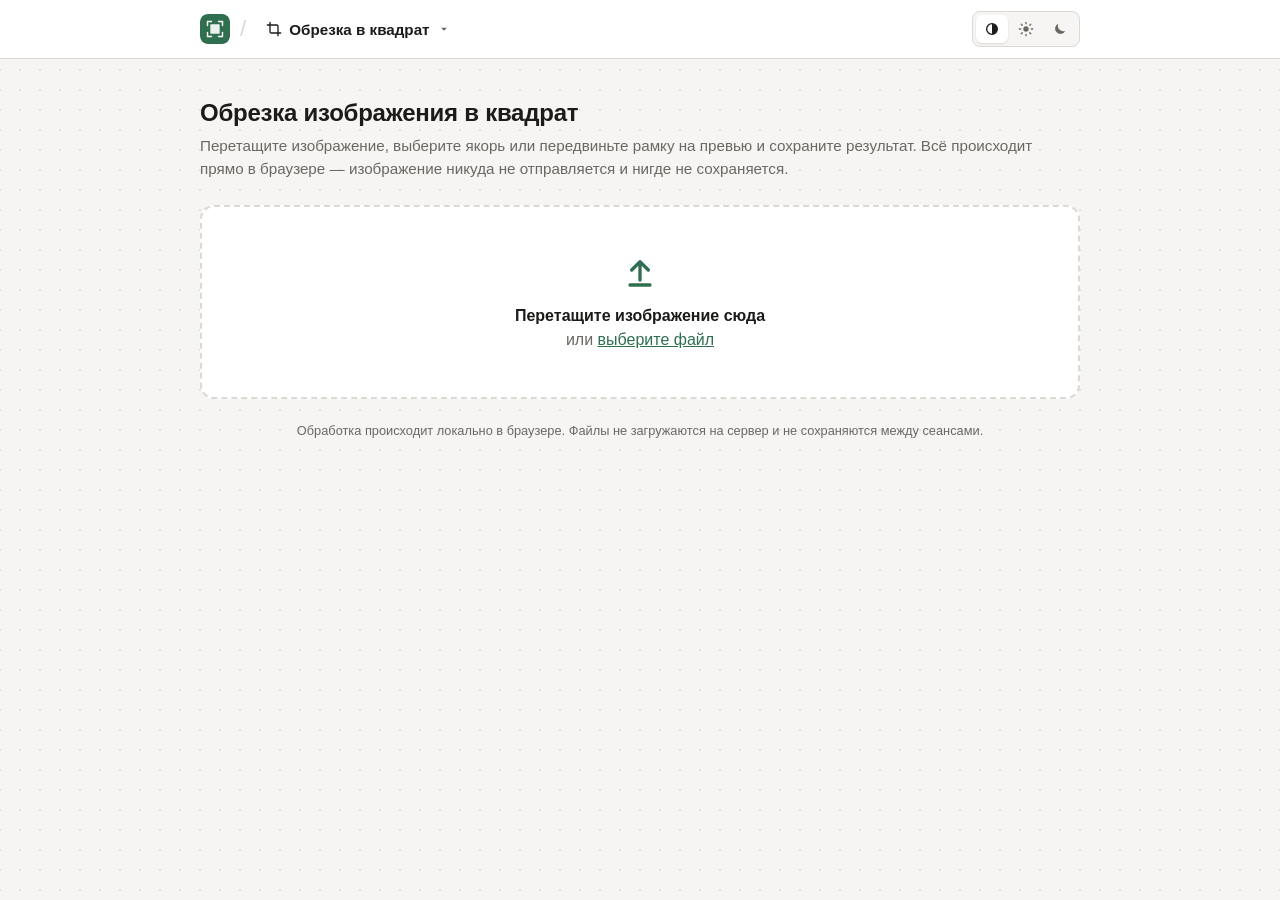
<file: index.html>
<!DOCTYPE html>
<html lang="ru">
<head>
<meta charset="UTF-8">
<meta name="viewport" content="width=device-width, initial-scale=1.0">
<title>Обрезка в квадрат</title>
<meta name="theme-color" content="#f6f5f3" media="(prefers-color-scheme: light)">
<meta name="theme-color" content="#161513" media="(prefers-color-scheme: dark)">
<link rel="manifest" href="manifest.webmanifest">
<link rel="icon" href="icons/icon.svg" type="image/svg+xml">
<link rel="apple-touch-icon" href="icons/apple-touch-icon.png">
<script>
  // Применяем сохранённую тему до загрузки стилей, чтобы страница не мигала.
  try {
    var savedTheme = localStorage.getItem("crop-image:theme");
    if (savedTheme === "light" || savedTheme === "dark") {
      document.documentElement.dataset.theme = savedTheme;
    }
  } catch (e) {}
</script>
<link rel="stylesheet" href="style.css">
</head>
<body>
<header class="site-header">
  <div class="site-header__inner">
    <a class="site-header__logo" href="./" aria-label="На главную">
      <img src="icons/icon.svg" width="30" height="30" alt="">
    </a>
    <span class="site-header__slash" aria-hidden="true">/</span>

    <details class="service-menu">
      <summary class="service-menu__current">
        <svg class="service-menu__icon" viewBox="0 0 24 24" width="16" height="16" aria-hidden="true">
          <path d="M6 2v14a2 2 0 0 0 2 2h14M2 6h14a2 2 0 0 1 2 2v14" fill="none" stroke="currentColor" stroke-width="2" stroke-linecap="round"/>
        </svg>
        <span class="service-menu__label">Обрезка в квадрат</span>
        <svg class="service-menu__caret" viewBox="0 0 24 24" width="14" height="14" aria-hidden="true">
          <path d="M7 10l5 5 5-5z" fill="currentColor"/>
        </svg>
      </summary>
      <nav class="service-menu__list" aria-label="Сервисы">
        <a href="./" aria-current="page">
          <svg class="service-menu__icon" viewBox="0 0 24 24" width="16" height="16" aria-hidden="true">
            <path d="M6 2v14a2 2 0 0 0 2 2h14M2 6h14a2 2 0 0 1 2 2v14" fill="none" stroke="currentColor" stroke-width="2" stroke-linecap="round"/>
          </svg>
          Обрезка в квадрат
          <span class="service-menu__check" aria-hidden="true">✓</span>
        </a>
        <p class="service-menu__soon">Скоро здесь появятся другие сервисы</p>
      </nav>
    </details>

    <div class="theme-switch" role="group" aria-label="Тема оформления">
      <button type="button" data-theme-value="auto" title="Авто" aria-label="Авто" aria-pressed="true">
        <svg viewBox="0 0 24 24" width="16" height="16" aria-hidden="true">
          <circle cx="12" cy="12" r="8" fill="none" stroke="currentColor" stroke-width="2"/>
          <path d="M12 4a8 8 0 0 1 0 16z" fill="currentColor"/>
        </svg>
      </button>
      <button type="button" data-theme-value="light" title="Светлая" aria-label="Светлая" aria-pressed="false">
        <svg viewBox="0 0 24 24" width="16" height="16" aria-hidden="true">
          <circle cx="12" cy="12" r="4" fill="currentColor"/>
          <path d="M12 2v2M12 20v2M4.9 4.9l1.4 1.4M17.7 17.7l1.4 1.4M2 12h2M20 12h2M4.9 19.1l1.4-1.4M17.7 6.3l1.4-1.4" stroke="currentColor" stroke-width="2" stroke-linecap="round"/>
        </svg>
      </button>
      <button type="button" data-theme-value="dark" title="Тёмная" aria-label="Тёмная" aria-pressed="false">
        <svg viewBox="0 0 24 24" width="16" height="16" aria-hidden="true">
          <path d="M20 14.5A8 8 0 0 1 9.5 4a8 8 0 1 0 10.5 10.5z" fill="currentColor"/>
        </svg>
      </button>
    </div>
  </div>
</header>

<main class="app">
  <header class="app__header">
    <h1>Обрезка изображения в квадрат</h1>
    <p class="app__subtitle">
      Перетащите изображение, выберите якорь или передвиньте рамку на превью и сохраните результат.
      Всё происходит прямо в браузере — изображение никуда не отправляется и нигде не сохраняется.
    </p>
  </header>

  <section id="dropzone" class="dropzone" tabindex="0" aria-label="Область для перетаскивания изображения">
    <input type="file" id="file-input" accept="image/*" hidden>
    <div class="dropzone__content">
      <svg class="dropzone__icon" viewBox="0 0 24 24" width="40" height="40" aria-hidden="true">
        <path fill="currentColor" d="M12 16a1 1 0 0 1-1-1V6.41L7.71 9.71a1 1 0 1 1-1.42-1.42l5-5a1 1 0 0 1 1.42 0l5 5a1 1 0 1 1-1.42 1.42L13 6.41V15a1 1 0 0 1-1 1z"/>
        <path fill="currentColor" d="M5 18a1 1 0 0 1 1-1h12a1 1 0 1 1 0 2H6a1 1 0 0 1-1-1z"/>
      </svg>
      <p><strong>Перетащите изображение сюда</strong></p>
      <p class="dropzone__hint">или <button type="button" id="browse-btn" class="link-btn">выберите файл</button></p>
    </div>
  </section>

  <section id="editor" class="editor" hidden>
    <div class="editor__preview-wrap">
      <div id="preview-frame" class="preview-frame">
        <img id="preview-img" alt="Предпросмотр изображения" draggable="false">
        <div id="crop-overlay" class="crop-overlay" aria-hidden="true"></div>
      </div>

      <aside class="info-panel" aria-label="Информация об изображении">
        <section class="info-panel__section">
          <h2 class="info-panel__title">Исходное</h2>
          <dl class="info-list">
            <dt>Файл</dt><dd data-info="src-name"></dd>
            <dt>Формат</dt><dd data-info="src-format"></dd>
            <dt>Размер</dt><dd data-info="src-dimensions"></dd>
            <dt>Пропорции</dt><dd data-info="src-aspect"></dd>
            <dt>Вес</dt><dd data-info="src-bytes"></dd>
            <dt>Изменён</dt><dd data-info="src-modified"></dd>
          </dl>
        </section>
        <section class="info-panel__section">
          <h2 class="info-panel__title">Результат</h2>
          <dl class="info-list">
            <dt>Файл</dt><dd data-info="out-name"></dd>
            <dt>Формат</dt><dd data-info="out-format"></dd>
            <dt>Размер</dt><dd data-info="out-dimensions"></dd>
            <dt>Положение</dt><dd data-info="out-position"></dd>
            <dt>Отрезано</dt><dd data-info="out-trim"></dd>
            <dt>Площадь</dt><dd data-info="out-area"></dd>
            <dt>Вес</dt><dd data-info="out-bytes"></dd>
          </dl>
        </section>
      </aside>
    </div>

    <div class="editor__controls">
      <label class="field">
        <span class="field__label">Якорь обрезки</span>
        <select id="anchor-select" class="select">
          <option value="top">Сверху</option>
          <option value="center" selected>По центру</option>
          <option value="bottom">Снизу</option>
          <option value="left">Слева</option>
          <option value="right">Справа</option>
          <option value="custom" hidden disabled>Вручную</option>
        </select>
      </label>

      <p id="format-note" class="format-note" hidden></p>

      <div class="editor__actions">
        <button type="button" id="reset-btn" class="btn btn--ghost">Другое изображение</button>
        <button type="button" id="confirm-btn" class="btn btn--primary">Подтвердить и скачать</button>
      </div>
    </div>
  </section>

  <footer class="app__footer">
    <p>Обработка происходит локально в браузере. Файлы не загружаются на сервер и не сохраняются между сеансами.</p>
  </footer>
</main>

<script src="app.js"></script>
</body>
</html>
</file>
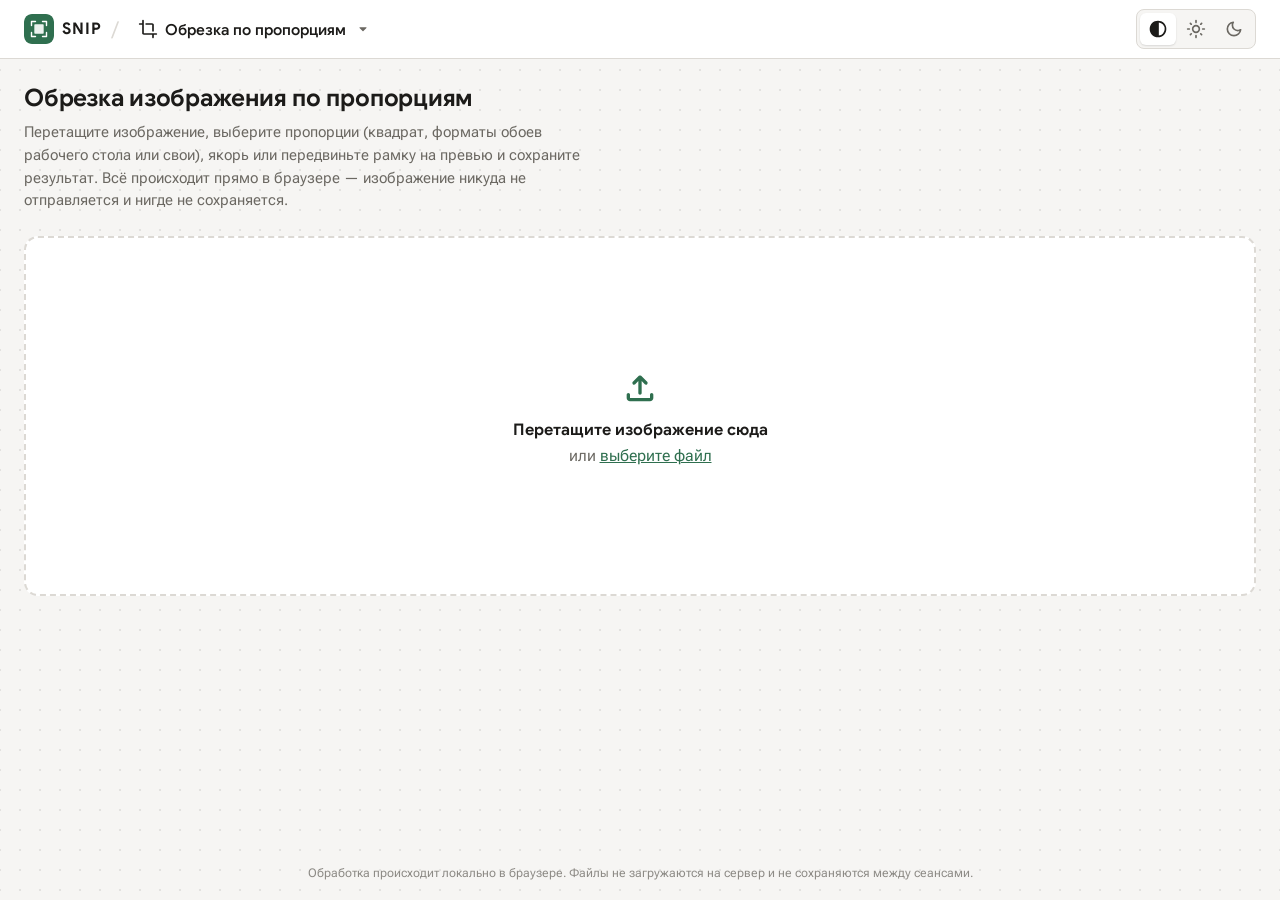
<file: src/index.html>
<!DOCTYPE html>
<html lang="ru">
<head>
<meta charset="UTF-8">
<meta name="viewport" content="width=device-width, initial-scale=1.0">
<title>Обрезка по пропорциям — SNIP</title>
<meta name="apple-mobile-web-app-title" content="SNIP">
<meta name="theme-color" content="#f6f5f3" media="(prefers-color-scheme: light)">
<meta name="theme-color" content="#161513" media="(prefers-color-scheme: dark)">
<link rel="manifest" href="manifest.webmanifest">
<link rel="icon" href="icons/icon.svg" type="image/svg+xml">
<link rel="apple-touch-icon" href="icons/apple-touch-icon.png">
<script>
  // Применяем сохранённую тему до загрузки стилей, чтобы страница не мигала.
  try {
    var savedTheme = localStorage.getItem("crop-image:theme");
    if (savedTheme === "light" || savedTheme === "dark") {
      document.documentElement.dataset.theme = savedTheme;
    }
  } catch (e) {}
</script>
<link rel="preload" href="fonts/roboto-flex-cyrillic.woff2" as="font" type="font/woff2" crossorigin>
<link rel="preload" href="fonts/google-sans-cyrillic.woff2" as="font" type="font/woff2" crossorigin>
<link rel="stylesheet" href="style.css">
</head>
<body>
<header class="site-header">
  <div class="site-header__inner">
    <a class="site-header__logo" href="./" aria-label="SNIP — на главную" title="SNIP — Simple No-upload Image Processing">
      <img src="icons/icon.svg" width="30" height="30" alt="">
      <span class="site-header__name">SNIP</span>
    </a>
    <span class="site-header__slash" aria-hidden="true">/</span>

    <details class="service-menu">
      <summary class="service-menu__current">
        <svg class="icon service-menu__icon" viewBox="0 -960 960 960" width="20" height="20" aria-hidden="true"><path d="M680-80v-120H280q-33 0-56.5-23.5T200-280v-400H80q-17 0-28.5-11.5T40-720q0-17 11.5-28.5T80-760h120v-120q0-17 11.5-28.5T240-920q17 0 28.5 11.5T280-880v600h600q17 0 28.5 11.5T920-240q0 17-11.5 28.5T880-200H760v120q0 17-11.5 28.5T720-40q-17 0-28.5-11.5T680-80Zm0-280v-320H360v-80h320q33 0 56.5 23.5T760-680v320h-80Z"/></svg>
        <span class="service-menu__label">Обрезка по пропорциям</span>
        <svg class="icon service-menu__caret" viewBox="0 -960 960 960" width="20" height="20" aria-hidden="true"><path d="M459-381 314-526q-3-3-4.5-6.5T308-540q0-8 5.5-14t14.5-6h304q9 0 14.5 6t5.5 14q0 2-6 14L501-381q-5 5-10 7t-11 2q-6 0-11-2t-10-7Z"/></svg>
      </summary>
      <nav class="service-menu__list" aria-label="Сервисы">
        <a href="#ratio" data-service="ratio" aria-current="page">
          <svg class="icon service-menu__icon" viewBox="0 -960 960 960" width="20" height="20" aria-hidden="true"><path d="M680-80v-120H280q-33 0-56.5-23.5T200-280v-400H80q-17 0-28.5-11.5T40-720q0-17 11.5-28.5T80-760h120v-120q0-17 11.5-28.5T240-920q17 0 28.5 11.5T280-880v600h600q17 0 28.5 11.5T920-240q0 17-11.5 28.5T880-200H760v120q0 17-11.5 28.5T720-40q-17 0-28.5-11.5T680-80Zm0-280v-320H360v-80h320q33 0 56.5 23.5T760-680v320h-80Z"/></svg>
          Обрезка по пропорциям
          <svg class="icon service-menu__check" viewBox="0 -960 960 960" width="20" height="20" aria-hidden="true"><path d="m382-354 339-339q12-12 28-12t28 12q12 12 12 28.5T777-636L410-268q-12 12-28 12t-28-12L182-440q-12-12-11.5-28.5T183-497q12-12 28.5-12t28.5 12l142 143Z"/></svg>
        </a>
        <a href="#steam" data-service="steam">
          <svg class="icon service-menu__icon" viewBox="0 -960 960 960" width="20" height="20" aria-hidden="true"><path d="M182-200q-51 0-79-35.5T82-322l42-300q9-60 53.5-99T282-760h396q60 0 104.5 39t53.5 99l42 300q7 51-21 86.5T778-200q-21 0-39-7.5T706-230l-90-90H344l-90 90q-15 15-33 22.5t-39 7.5Zm16-86 114-114h336l114 114q2 2 16 6 11 0 17.5-6.5T800-304l-44-308q-4-29-26-48.5T678-680H282q-30 0-52 19.5T204-612l-44 308q-2 11 4.5 17.5T182-280q2 0 16-6Zm510.5-165.5Q720-463 720-480t-11.5-28.5Q697-520 680-520t-28.5 11.5Q640-497 640-480t11.5 28.5Q663-440 680-440t28.5-11.5Zm-80-120Q640-583 640-600t-11.5-28.5Q617-640 600-640t-28.5 11.5Q560-617 560-600t11.5 28.5Q583-560 600-560t28.5-11.5ZM480-480Zm-170-30v40q0 13 8.5 21.5T340-440q13 0 21.5-8.5T370-470v-40h40q13 0 21.5-8.5T440-540q0-13-8.5-21.5T410-570h-40v-40q0-13-8.5-21.5T340-640q-13 0-21.5 8.5T310-610v40h-40q-13 0-21.5 8.5T240-540q0 13 8.5 21.5T270-510h40Z"/></svg>
          Обложки Steam
          <svg class="icon service-menu__check" viewBox="0 -960 960 960" width="20" height="20" aria-hidden="true"><path d="m382-354 339-339q12-12 28-12t28 12q12 12 12 28.5T777-636L410-268q-12 12-28 12t-28-12L182-440q-12-12-11.5-28.5T183-497q12-12 28.5-12t28.5 12l142 143Z"/></svg>
        </a>
        <a href="#avatar" data-service="avatar">
          <svg class="icon service-menu__icon" viewBox="0 -960 960 960" width="20" height="20" aria-hidden="true"><path d="M234-276q51-39 114-61.5T480-360q69 0 132 22.5T726-276q35-41 54.5-93T800-480q0-133-93.5-226.5T480-800q-133 0-226.5 93.5T160-480q0 59 19.5 111t54.5 93Zm146.5-204.5Q340-521 340-580t40.5-99.5Q421-720 480-720t99.5 40.5Q620-639 620-580t-40.5 99.5Q539-440 480-440t-99.5-40.5ZM480-80q-83 0-156-31.5T197-197q-54-54-85.5-127T80-480q0-83 31.5-156T197-763q54-54 127-85.5T480-880q83 0 156 31.5T763-763q54 54 85.5 127T880-480q0 83-31.5 156T763-197q-54 54-127 85.5T480-80Zm100-95.5q47-15.5 86-44.5-39-29-86-44.5T480-280q-53 0-100 15.5T294-220q39 29 86 44.5T480-160q53 0 100-15.5ZM523-537q17-17 17-43t-17-43q-17-17-43-17t-43 17q-17 17-17 43t17 43q17 17 43 17t43-17Zm-43-43Zm0 360Z"/></svg>
          Аватары
          <svg class="icon service-menu__check" viewBox="0 -960 960 960" width="20" height="20" aria-hidden="true"><path d="m382-354 339-339q12-12 28-12t28 12q12 12 12 28.5T777-636L410-268q-12 12-28 12t-28-12L182-440q-12-12-11.5-28.5T183-497q12-12 28.5-12t28.5 12l142 143Z"/></svg>
        </a>
      </nav>
    </details>

    <div class="theme-switch" role="group" aria-label="Тема оформления">
      <button type="button" data-theme-value="auto" title="Авто" aria-label="Авто" aria-pressed="true">
        <svg class="icon" viewBox="0 -960 960 960" width="20" height="20" aria-hidden="true"><path d="M324-111.5Q251-143 197-197t-85.5-127Q80-397 80-480t31.5-156Q143-709 197-763t127-85.5Q397-880 480-880t156 31.5Q709-817 763-763t85.5 127Q880-563 880-480t-31.5 156Q817-251 763-197t-127 85.5Q563-80 480-80t-156-31.5ZM520-163q119-15 199.5-104.5T800-480q0-123-80.5-212.5T520-797v634Z"/></svg>
      </button>
      <button type="button" data-theme-value="light" title="Светлая" aria-label="Светлая" aria-pressed="false">
        <svg class="icon" viewBox="0 -960 960 960" width="20" height="20" aria-hidden="true"><path d="M565-395q35-35 35-85t-35-85q-35-35-85-35t-85 35q-35 35-35 85t35 85q35 35 85 35t85-35Zm-226.5 56.5Q280-397 280-480t58.5-141.5Q397-680 480-680t141.5 58.5Q680-563 680-480t-58.5 141.5Q563-280 480-280t-141.5-58.5ZM80-440q-17 0-28.5-11.5T40-480q0-17 11.5-28.5T80-520h80q17 0 28.5 11.5T200-480q0 17-11.5 28.5T160-440H80Zm720 0q-17 0-28.5-11.5T760-480q0-17 11.5-28.5T800-520h80q17 0 28.5 11.5T920-480q0 17-11.5 28.5T880-440h-80ZM451.5-771.5Q440-783 440-800v-80q0-17 11.5-28.5T480-920q17 0 28.5 11.5T520-880v80q0 17-11.5 28.5T480-760q-17 0-28.5-11.5Zm0 720Q440-63 440-80v-80q0-17 11.5-28.5T480-200q17 0 28.5 11.5T520-160v80q0 17-11.5 28.5T480-40q-17 0-28.5-11.5ZM226-678l-43-42q-12-11-11.5-28t11.5-29q12-12 29-12t28 12l42 43q11 12 11 28t-11 28q-11 12-27.5 11.5T226-678Zm494 495-42-43q-11-12-11-28.5t11-27.5q11-12 27.5-11.5T734-282l43 42q12 11 11.5 28T777-183q-12 12-29 12t-28-12Zm-42-495q-12-11-11.5-27.5T678-734l42-43q11-12 28-11.5t29 11.5q12 12 12 29t-12 28l-43 42q-12 11-28 11t-28-11ZM183-183q-12-12-12-29t12-28l43-42q12-11 28.5-11t27.5 11q12 11 11.5 27.5T282-226l-42 43q-11 12-28 11.5T183-183Zm297-297Z"/></svg>
      </button>
      <button type="button" data-theme-value="dark" title="Тёмная" aria-label="Тёмная" aria-pressed="false">
        <svg class="icon" viewBox="0 -960 960 960" width="20" height="20" aria-hidden="true"><path d="M480-120q-151 0-255.5-104.5T120-480q0-138 90-239.5T440-838q13-2 23 3.5t16 14.5q6 9 6.5 21t-7.5 23q-17 26-25.5 55t-8.5 61q0 90 63 153t153 63q31 0 61.5-9t54.5-25q11-7 22.5-6.5T819-479q10 5 15.5 15t3.5 24q-14 138-117.5 229T480-120Zm0-80q88 0 158-48.5T740-375q-20 5-40 8t-40 3q-123 0-209.5-86.5T364-660q0-20 3-40t8-40q-78 32-126.5 102T200-480q0 116 82 198t198 82Zm-10-270Z"/></svg>
      </button>
    </div>
  </div>
</header>

<main class="app">
  <section id="start" class="start">
    <header class="app__header">
      <h1 id="start-title">Обрезка изображения по пропорциям</h1>
      <p class="app__subtitle">
        <span id="start-subtitle">Перетащите изображение, выберите пропорции (квадрат, форматы обоев рабочего стола или свои), якорь или передвиньте рамку на превью и сохраните результат.</span>
        Всё происходит прямо в браузере — изображение никуда не отправляется и нигде не сохраняется.
      </p>
    </header>

    <section id="dropzone" class="dropzone" tabindex="0" aria-label="Область для перетаскивания изображения">
      <input type="file" id="file-input" accept="image/*" hidden>
      <div class="dropzone__content">
        <svg class="icon dropzone__icon" viewBox="0 -960 960 960" width="40" height="40" aria-hidden="true"><path d="M240-160q-33 0-56.5-23.5T160-240v-80q0-17 11.5-28.5T200-360q17 0 28.5 11.5T240-320v80h480v-80q0-17 11.5-28.5T760-360q17 0 28.5 11.5T800-320v80q0 33-23.5 56.5T720-160H240Zm200-486-75 75q-12 12-28.5 11.5T308-572q-11-12-11.5-28t11.5-28l144-144q6-6 13-8.5t15-2.5q8 0 15 2.5t13 8.5l144 144q12 12 11.5 28T652-572q-12 12-28.5 12.5T595-571l-75-75v286q0 17-11.5 28.5T480-320q-17 0-28.5-11.5T440-360v-286Z"/></svg>
        <p><strong>Перетащите изображение сюда</strong></p>
        <p class="dropzone__hint">или <button type="button" id="browse-btn" class="link-btn">выберите файл</button></p>
      </div>
    </section>
  </section>

  <section id="editor" class="editor" hidden>
    <aside class="editor__tools panel" aria-label="Инструменты">
      <section id="ratio-tool" class="tool">
        <div class="field">
          <label class="field__label" for="ratio-select">Пропорции</label>
          <select id="ratio-select" class="control">
            <option value="1:1" data-hint="Квадрат" selected>1:1 — квадрат</option>
            <option value="16:9" data-hint="1920×1080, 2560×1440, 3840×2160">16:9 — Full HD / 4K</option>
            <option value="16:10" data-hint="1920×1200, 2560×1600">16:10</option>
            <option value="21:9" data-hint="2560×1080, 3440×1440, 5120×2160">21:9 — ультраширокий</option>
            <option value="32:9" data-hint="3840×1080, 5120×1440">32:9 — суперширокий</option>
            <option value="3:2" data-hint="2256×1504, 3000×2000 (Surface)">3:2</option>
            <option value="4:3" data-hint="1024×768, 1600×1200">4:3</option>
            <option value="5:4" data-hint="1280×1024">5:4</option>
            <option value="custom">Свои…</option>
          </select>
          <div id="ratio-custom" class="ratio-custom" role="group" aria-label="Свои пропорции" hidden>
            <input id="ratio-w" class="control" type="number" inputmode="numeric" min="1" max="9999" step="1" value="1" aria-label="Ширина" required>
            <span aria-hidden="true">:</span>
            <input id="ratio-h" class="control" type="number" inputmode="numeric" min="1" max="9999" step="1" value="1" aria-label="Высота" required>
          </div>
          <p id="ratio-hint" class="field__hint" aria-live="polite"></p>
        </div>
      </section>
      <section id="preset-tool" class="tool" hidden>
        <div class="field">
          <span class="field__label" id="preset-label">Тип изображения</span>
          <div class="preset-grid" role="group" aria-labelledby="preset-label">
            <button type="button" data-preset="steam-capsule" title="Основное изображение (обложка в сетке библиотеки), рекомендуется 600 × 900" aria-pressed="true">
              <span class="preset-grid__shape" aria-hidden="true"><span style="--w: 16px; --h: 24px"></span></span>
              <span class="preset-grid__name">Основное</span>
              <span class="preset-grid__size">600 × 900</span>
            </button>
            <button type="button" data-preset="steam-hero" title="Фон (шапка страницы игры), рекомендуется 3840 × 1240" aria-pressed="false">
              <span class="preset-grid__shape" aria-hidden="true"><span style="--w: 40px; --h: 13px"></span></span>
              <span class="preset-grid__name">Фон</span>
              <span class="preset-grid__size">3840 × 1240</span>
            </button>
            <button type="button" data-preset="steam-logo" title="Логотип поверх фона, до 1280 в ширину или 720 в высоту" aria-pressed="false">
              <span class="preset-grid__shape preset-grid__shape--free" aria-hidden="true"><span style="--w: 32px; --h: 18px"></span></span>
              <span class="preset-grid__name">Логотип</span>
              <span class="preset-grid__size">≤ 1280 × 720</span>
            </button>
            <button type="button" data-preset="steam-wide" title="Широкое изображение, рекомендуется 920 × 430" aria-pressed="false">
              <span class="preset-grid__shape" aria-hidden="true"><span style="--w: 34px; --h: 16px"></span></span>
              <span class="preset-grid__name">Широкое</span>
              <span class="preset-grid__size">920 × 430</span>
            </button>
          </div>
        </div>
      </section>
      <section id="avatar-tool" class="tool" hidden>
        <div class="field">
          <label class="field__label" for="avatar-size">Размер рамки</label>
          <div class="size-field">
            <input id="avatar-size" class="control" type="number" inputmode="numeric" min="1" max="9999" step="1" value="1" required>
            <span class="size-field__unit" aria-hidden="true">px</span>
          </div>
          <p id="avatar-hint" class="field__hint" aria-live="polite">Сторона квадрата в пикселях исходника. Рамку можно тянуть за углы и двигать на превью.</p>
        </div>
      </section>
      <section id="anchor-tool" class="tool">
        <div class="field">
          <span class="field__label" id="anchor-label">Якорь обрезки</span>
          <div class="anchor-picker">
            <div class="anchor-grid" role="group" aria-labelledby="anchor-label">
              <button type="button" data-anchor="top-left" title="Сверху слева" aria-label="Сверху слева" aria-pressed="false">
                <svg class="icon" viewBox="0 -960 960 960" width="20" height="20" aria-hidden="true"><path d="M280-624v224q0 17-11.5 28.5T240-360q-17 0-28.5-11.5T200-400v-320q0-17 11.5-28.5T240-760h320q17 0 28.5 11.5T600-720q0 17-11.5 28.5T560-680H336l436 436q11 11 11 28t-11 28q-11 11-28 11t-28-11L280-624Z"/></svg>
              </button>
              <button type="button" data-anchor="top" title="Сверху" aria-label="Сверху" aria-pressed="false">
                <svg class="icon" viewBox="0 -960 960 960" width="20" height="20" aria-hidden="true"><path d="M451.5-91.5Q440-103 440-120v-607L284-572q-11 11-27.5 11.5T228-572q-11-11-11-28t11-28l224-224q6-6 13-8.5t15-2.5q8 0 15 2.5t13 8.5l224 224q11 11 11 27.5T732-572q-12 12-28.5 12T675-572L520-727v607q0 17-11.5 28.5T480-80q-17 0-28.5-11.5Z"/></svg>
              </button>
              <button type="button" data-anchor="top-right" title="Сверху справа" aria-label="Сверху справа" aria-pressed="false">
                <svg class="icon" viewBox="0 -960 960 960" width="20" height="20" aria-hidden="true"><path d="M680-624 244-188q-11 11-28 11t-28-11q-11-11-11-28t11-28l436-436H400q-17 0-28.5-11.5T360-720q0-17 11.5-28.5T400-760h320q17 0 28.5 11.5T760-720v320q0 17-11.5 28.5T720-360q-17 0-28.5-11.5T680-400v-224Z"/></svg>
              </button>
              <button type="button" data-anchor="left" title="Слева" aria-label="Слева" aria-pressed="false">
                <svg class="icon" viewBox="0 -960 960 960" width="20" height="20" aria-hidden="true"><path d="M233-440h607q17 0 28.5-11.5T880-480q0-17-11.5-28.5T840-520H233l155-156q11-11 11.5-27.5T388-732q-11-11-28-11t-28 11L108-508q-6 6-8.5 13T97-480q0 8 2.5 15t8.5 13l224 224q11 11 27.5 11t28.5-11q12-12 12-28.5T388-285L233-440Z"/></svg>
              </button>
              <button type="button" data-anchor="center" title="По центру" aria-label="По центру" aria-pressed="true">
                <svg class="icon" viewBox="0 -960 960 960" width="20" height="20" aria-hidden="true"><path d="M480-80q-83 0-156-31.5T197-197q-54-54-85.5-127T80-480q0-83 31.5-156T197-763q54-54 127-85.5T480-880q83 0 156 31.5T763-763q54 54 85.5 127T880-480q0 83-31.5 156T763-197q-54 54-127 85.5T480-80Zm0-80q134 0 227-93t93-227q0-134-93-227t-227-93q-134 0-227 93t-93 227q0 134 93 227t227 93Z"/></svg>
              </button>
              <button type="button" data-anchor="right" title="Справа" aria-label="Справа" aria-pressed="false">
                <svg class="icon" viewBox="0 -960 960 960" width="20" height="20" aria-hidden="true"><path d="M727-440H120q-17 0-28.5-11.5T80-480q0-17 11.5-28.5T120-520h607L572-676q-11-11-11.5-27.5T572-732q11-11 28-11t28 11l224 224q6 6 8.5 13t2.5 15q0 8-2.5 15t-8.5 13L628-228q-11 11-27.5 11T572-228q-12-12-12-28.5t12-28.5l155-155Z"/></svg>
              </button>
              <button type="button" data-anchor="bottom-left" title="Снизу слева" aria-label="Снизу слева" aria-pressed="false">
                <svg class="icon" viewBox="0 -960 960 960" width="20" height="20" aria-hidden="true"><path d="M240-200q-17 0-28.5-11.5T200-240v-320q0-17 11.5-28.5T240-600q17 0 28.5 11.5T280-560v224l436-436q11-11 28-11t28 11q11 11 11 28t-11 28L336-280h224q17 0 28.5 11.5T600-240q0 17-11.5 28.5T560-200H240Z"/></svg>
              </button>
              <button type="button" data-anchor="bottom" title="Снизу" aria-label="Снизу" aria-pressed="false">
                <svg class="icon" viewBox="0 -960 960 960" width="20" height="20" aria-hidden="true"><path d="M465-99.5q-7-2.5-13-8.5L228-332q-11-11-11-28t11-28q12-12 28.5-11.5T284-388l156 155v-607q0-17 11.5-28.5T480-880q17 0 28.5 11.5T520-840v607l155-155q12-12 28.5-12t28.5 12q11 12 11 28.5T732-332L508-108q-6 6-13 8.5T480-97q-8 0-15-2.5Z"/></svg>
              </button>
              <button type="button" data-anchor="bottom-right" title="Снизу справа" aria-label="Снизу справа" aria-pressed="false">
                <svg class="icon" viewBox="0 -960 960 960" width="20" height="20" aria-hidden="true"><path d="M624-280 188-716q-11-11-11-28t11-28q11-11 28-11t28 11l436 436v-224q0-17 11.5-28.5T720-600q17 0 28.5 11.5T760-560v320q0 17-11.5 28.5T720-200H400q-17 0-28.5-11.5T360-240q0-17 11.5-28.5T400-280h224Z"/></svg>
              </button>
              <span id="anchor-marker" class="anchor-grid__marker" hidden></span>
            </div>
            <p id="anchor-caption" class="anchor-caption" aria-live="polite"></p>
          </div>
        </div>
      </section>
      <section id="logo-tool" class="tool" hidden>
        <div class="field">
          <span class="field__label">Рамка логотипа</span>
          <p class="tool-hint">Тяните рамку за углы и края на превью — пропорции любые.</p>
          <div class="tool-actions">
            <button type="button" id="trim-btn" class="btn btn--ghost btn--small" title="Обрезать прозрачные поля вокруг логотипа">
              <svg class="icon" viewBox="0 -960 960 960" width="20" height="20" aria-hidden="true"><path d="M200-120q-33 0-56.5-23.5T120-200v-120q0-17 11.5-28.5T160-360q17 0 28.5 11.5T200-320v120h120q17 0 28.5 11.5T360-160q0 17-11.5 28.5T320-120H200Zm560 0H640q-17 0-28.5-11.5T600-160q0-17 11.5-28.5T640-200h120v-120q0-17 11.5-28.5T800-360q17 0 28.5 11.5T840-320v120q0 33-23.5 56.5T760-120ZM120-640v-120q0-33 23.5-56.5T200-840h120q17 0 28.5 11.5T360-800q0 17-11.5 28.5T320-760H200v120q0 17-11.5 28.5T160-600q-17 0-28.5-11.5T120-640Zm640 0v-120H640q-17 0-28.5-11.5T600-800q0-17 11.5-28.5T640-840h120q33 0 56.5 23.5T840-760v120q0 17-11.5 28.5T800-600q-17 0-28.5-11.5T760-640Z"/></svg>
              Обрезать поля
            </button>
            <button type="button" id="full-btn" class="btn btn--ghost btn--small" title="Рамка на всё изображение">
              <svg class="icon" viewBox="0 -960 960 960" width="20" height="20" aria-hidden="true"><path d="M131.5-771.5Q120-783 120-800t11.5-28.5Q143-840 160-840t28.5 11.5Q200-817 200-800t-11.5 28.5Q177-760 160-760t-28.5-11.5Zm160 0Q280-783 280-800t11.5-28.5Q303-840 320-840t28.5 11.5Q360-817 360-800t-11.5 28.5Q337-760 320-760t-28.5-11.5Zm160 0Q440-783 440-800t11.5-28.5Q463-840 480-840t28.5 11.5Q520-817 520-800t-11.5 28.5Q497-760 480-760t-28.5-11.5Zm160 0Q600-783 600-800t11.5-28.5Q623-840 640-840t28.5 11.5Q680-817 680-800t-11.5 28.5Q657-760 640-760t-28.5-11.5Zm160 0Q760-783 760-800t11.5-28.5Q783-840 800-840t28.5 11.5Q840-817 840-800t-11.5 28.5Q817-760 800-760t-28.5-11.5Zm-640 160Q120-623 120-640t11.5-28.5Q143-680 160-680t28.5 11.5Q200-657 200-640t-11.5 28.5Q177-600 160-600t-28.5-11.5Zm640 0Q760-623 760-640t11.5-28.5Q783-680 800-680t28.5 11.5Q840-657 840-640t-11.5 28.5Q817-600 800-600t-28.5-11.5Zm-640 160Q120-463 120-480t11.5-28.5Q143-520 160-520t28.5 11.5Q200-497 200-480t-11.5 28.5Q177-440 160-440t-28.5-11.5Zm640 0Q760-463 760-480t11.5-28.5Q783-520 800-520t28.5 11.5Q840-497 840-480t-11.5 28.5Q817-440 800-440t-28.5-11.5Zm-640 160Q120-303 120-320t11.5-28.5Q143-360 160-360t28.5 11.5Q200-337 200-320t-11.5 28.5Q177-280 160-280t-28.5-11.5Zm640 0Q760-303 760-320t11.5-28.5Q783-360 800-360t28.5 11.5Q840-337 840-320t-11.5 28.5Q817-280 800-280t-28.5-11.5Zm-640 160Q120-143 120-160t11.5-28.5Q143-200 160-200t28.5 11.5Q200-177 200-160t-11.5 28.5Q177-120 160-120t-28.5-11.5Zm160 0Q280-143 280-160t11.5-28.5Q303-200 320-200t28.5 11.5Q360-177 360-160t-11.5 28.5Q337-120 320-120t-28.5-11.5Zm160 0Q440-143 440-160t11.5-28.5Q463-200 480-200t28.5 11.5Q520-177 520-160t-11.5 28.5Q497-120 480-120t-28.5-11.5Zm160 0Q600-143 600-160t11.5-28.5Q623-200 640-200t28.5 11.5Q680-177 680-160t-11.5 28.5Q657-120 640-120t-28.5-11.5Zm160 0Q760-143 760-160t11.5-28.5Q783-200 800-200t28.5 11.5Q840-177 840-160t-11.5 28.5Q817-120 800-120t-28.5-11.5ZM360-280q-33 0-56.5-23.5T280-360v-240q0-33 23.5-56.5T360-680h240q33 0 56.5 23.5T680-600v240q0 33-23.5 56.5T600-280H360Zm0-80h240v-240H360v240Z"/></svg>
              Всё изображение
            </button>
          </div>
          <p id="logo-caption" class="anchor-caption" aria-live="polite"></p>
        </div>
      </section>
    </aside>

    <div class="editor__stage">
      <div id="preview-frame" class="preview-frame">
        <img id="preview-img" alt="Предпросмотр изображения" draggable="false">
        <div id="crop-overlay" class="crop-overlay" aria-hidden="true">
          <span class="crop-handle" data-handle="nw"></span>
          <span class="crop-handle" data-handle="n"></span>
          <span class="crop-handle" data-handle="ne"></span>
          <span class="crop-handle" data-handle="e"></span>
          <span class="crop-handle" data-handle="se"></span>
          <span class="crop-handle" data-handle="s"></span>
          <span class="crop-handle" data-handle="sw"></span>
          <span class="crop-handle" data-handle="w"></span>
        </div>
      </div>

      <section id="avatar-preview" class="avatar-preview panel" aria-label="Превью аватара" hidden>
        <div class="avatar-preview__group">
          <h2 class="avatar-preview__title">Скругление</h2>
          <div class="avatar-preview__row">
            <figure class="avatar-preview__item"><span class="avatar-tile" style="--size: 88px; --round: 0%" aria-hidden="true"></span><figcaption>квадрат</figcaption></figure>
            <figure class="avatar-preview__item"><span class="avatar-tile" style="--size: 88px; --round: 16%" aria-hidden="true"></span><figcaption>16 %</figcaption></figure>
            <figure class="avatar-preview__item"><span class="avatar-tile" style="--size: 88px; --round: 32%" aria-hidden="true"></span><figcaption>32 %</figcaption></figure>
            <figure class="avatar-preview__item"><span class="avatar-tile" style="--size: 88px; --round: 50%" aria-hidden="true"></span><figcaption>круг</figcaption></figure>
          </div>
        </div>
        <div class="avatar-preview__group">
          <h2 class="avatar-preview__title">Размеры</h2>
          <div class="avatar-preview__row avatar-preview__row--bottom">
            <figure class="avatar-preview__item"><span class="avatar-tile" style="--size: 128px; --round: 50%" aria-hidden="true"></span><figcaption>128 px</figcaption></figure>
            <figure class="avatar-preview__item"><span class="avatar-tile" style="--size: 64px; --round: 50%" aria-hidden="true"></span><figcaption>64 px</figcaption></figure>
            <figure class="avatar-preview__item"><span class="avatar-tile" style="--size: 40px; --round: 50%" aria-hidden="true"></span><figcaption>40 px</figcaption></figure>
            <figure class="avatar-preview__item"><span class="avatar-tile" style="--size: 24px; --round: 50%" aria-hidden="true"></span><figcaption>24 px</figcaption></figure>
          </div>
        </div>
      </section>

      <div class="editor__actions">
        <button type="button" id="reset-btn" class="btn btn--ghost" title="Выбрать другое изображение">
          <svg class="icon" viewBox="0 -960 960 960" width="20" height="20" aria-hidden="true"><path d="M480-480ZM200-120q-33 0-56.5-23.5T120-200v-560q0-33 23.5-56.5T200-840h280q17 0 28.5 11.5T520-800q0 17-11.5 28.5T480-760H200v560h560v-280q0-17 11.5-28.5T800-520q17 0 28.5 11.5T840-480v280q0 33-23.5 56.5T760-120H200Zm40-160h480L570-480 450-320l-90-120-120 160Zm440-400h-40q-17 0-28.5-11.5T600-720q0-17 11.5-28.5T640-760h40v-40q0-17 11.5-28.5T720-840q17 0 28.5 11.5T760-800v40h40q17 0 28.5 11.5T840-720q0 17-11.5 28.5T800-680h-40v40q0 17-11.5 28.5T720-600q-17 0-28.5-11.5T680-640v-40Z"/></svg>
          Другое
        </button>
        <button type="button" id="confirm-btn" class="btn btn--primary" title="Подтвердить и скачать">
          <svg class="icon" viewBox="0 -960 960 960" width="20" height="20" aria-hidden="true"><path d="M465-339.5q-7-2.5-13-8.5L308-492q-12-12-11.5-28t11.5-28q12-12 28.5-12.5T365-549l75 75v-286q0-17 11.5-28.5T480-800q17 0 28.5 11.5T520-760v286l75-75q12-12 28.5-11.5T652-548q11 12 11.5 28T652-492L508-348q-6 6-13 8.5t-15 2.5q-8 0-15-2.5ZM240-160q-33 0-56.5-23.5T160-240v-80q0-17 11.5-28.5T200-360q17 0 28.5 11.5T240-320v80h480v-80q0-17 11.5-28.5T760-360q17 0 28.5 11.5T800-320v80q0 33-23.5 56.5T720-160H240Z"/></svg>
          Скачать
        </button>
      </div>
    </div>

    <aside class="editor__info" aria-label="Информация об изображении">
      <div class="info-panel panel">
        <section class="info-panel__section">
          <h2 class="info-panel__title">Исходное</h2>
          <dl class="info-list">
            <dt>Файл</dt><dd data-info="src-name"></dd>
            <dt>Формат</dt><dd data-info="src-format"></dd>
            <dt>Размер</dt><dd data-info="src-dimensions"></dd>
            <dt>Пропорции</dt><dd data-info="src-aspect"></dd>
            <dt>Вес</dt><dd data-info="src-bytes"></dd>
            <dt>Изменён</dt><dd data-info="src-modified"></dd>
          </dl>
        </section>
        <section class="info-panel__section">
          <h2 class="info-panel__title">Результат</h2>
          <dl class="info-list">
            <dt>Файл</dt><dd data-info="out-name"></dd>
            <dt>Формат</dt><dd data-info="out-format"></dd>
            <dt>Размер</dt><dd data-info="out-dimensions"></dd>
            <dt>Пропорции</dt><dd data-info="out-aspect"></dd>
            <div id="target-info" class="info-list__row" hidden><dt>Steam</dt><dd data-info="out-target"></dd></div>
            <dt>Положение</dt><dd data-info="out-position"></dd>
            <dt>Отрезано</dt><dd data-info="out-trim"></dd>
            <dt>Площадь</dt><dd data-info="out-area"></dd>
            <dt>Вес</dt><dd data-info="out-bytes"></dd>
          </dl>
        </section>
      </div>
      <p id="format-note" class="format-note" hidden></p>
    </aside>
  </section>
</main>

<footer class="site-footer">
  <p>Обработка происходит локально в браузере. Файлы не загружаются на сервер и не сохраняются между сеансами.</p>
</footer>

<script src="app.js"></script>
</body>
</html>
</file>
<file: style.css>
:root {
  --bg: #f6f5f3;
  --surface: #ffffff;
  --border: #dcd9d4;
  --text: #1c1b19;
  --text-muted: #6b6862;
  --accent: #2f6f4f;
  --accent-hover: #24593e;
  --accent-contrast: #ffffff;
  --overlay-line: #2f6f4f;
  --danger-bg: #fbeee0;
  --danger-text: #8a5a1f;
  --pattern-dot: rgba(28, 27, 25, 0.09);
  --radius: 14px;
  --radius-sm: 8px;
  --shadow: 0 1px 2px rgba(28, 27, 25, 0.04), 0 8px 24px rgba(28, 27, 25, 0.06);
  --select-arrow: url("data:image/svg+xml;utf8,<svg xmlns='http://www.w3.org/2000/svg' width='16' height='16' viewBox='0 0 24 24'><path fill='%236b6862' d='M7 10l5 5 5-5z'/></svg>");
  color-scheme: light dark;
}

/* Тёмный набор описан дважды: для режима «Авто» (по системной настройке)
   и для принудительно выбранной тёмной темы. Держи блоки одинаковыми. */
@media (prefers-color-scheme: dark) {
  :root:not([data-theme="light"]) {
    --bg: #161513;
    --surface: #201f1c;
    --border: #38352f;
    --text: #f1efe9;
    --text-muted: #a39d92;
    --accent: #4fa578;
    --accent-hover: #63b98b;
    --accent-contrast: #0d1410;
    --overlay-line: #6fc99a;
    --danger-bg: #35291a;
    --danger-text: #e0ad6b;
    --pattern-dot: rgba(241, 239, 233, 0.06);
    --shadow: 0 1px 2px rgba(0, 0, 0, 0.3), 0 8px 24px rgba(0, 0, 0, 0.35);
    --select-arrow: url("data:image/svg+xml;utf8,<svg xmlns='http://www.w3.org/2000/svg' width='16' height='16' viewBox='0 0 24 24'><path fill='%23a39d92' d='M7 10l5 5 5-5z'/></svg>");
  }
}

:root[data-theme="dark"] {
  --bg: #161513;
  --surface: #201f1c;
  --border: #38352f;
  --text: #f1efe9;
  --text-muted: #a39d92;
  --accent: #4fa578;
  --accent-hover: #63b98b;
  --accent-contrast: #0d1410;
  --overlay-line: #6fc99a;
  --danger-bg: #35291a;
  --danger-text: #e0ad6b;
  --pattern-dot: rgba(241, 239, 233, 0.06);
  --shadow: 0 1px 2px rgba(0, 0, 0, 0.3), 0 8px 24px rgba(0, 0, 0, 0.35);
  --select-arrow: url("data:image/svg+xml;utf8,<svg xmlns='http://www.w3.org/2000/svg' width='16' height='16' viewBox='0 0 24 24'><path fill='%23a39d92' d='M7 10l5 5 5-5z'/></svg>");
  color-scheme: dark;
}

:root[data-theme="light"] {
  color-scheme: light;
}

* {
  box-sizing: border-box;
}

body {
  margin: 0;
  min-height: 100vh;
  /* Точечный узор: точки ~2px с шагом 20px. */
  background-color: var(--bg);
  background-image: radial-gradient(circle, var(--pattern-dot) 1px, transparent 1.5px);
  background-size: 20px 20px;
  background-position: center top;
  color: var(--text);
  font-family: -apple-system, BlinkMacSystemFont, "Segoe UI", Inter, Roboto, sans-serif;
  display: flex;
  flex-direction: column;
}

.app {
  width: min(100% - 32px, 880px);
  margin: 40px auto 48px;
  display: flex;
  flex-direction: column;
  gap: 24px;
}

.site-header {
  position: relative;
  z-index: 2;
  background: var(--surface);
  border-bottom: 1px solid var(--border);
}

.site-header__inner {
  width: min(100% - 32px, 880px);
  height: 58px;
  margin: 0 auto;
  display: flex;
  align-items: center;
  gap: 10px;
}

.site-header__logo {
  display: flex;
  flex-shrink: 0;
  border-radius: 8px;
}

.site-header__logo img {
  display: block;
  border-radius: 8px;
}

.site-header__logo:focus-visible {
  outline: 2px solid var(--accent);
  outline-offset: 2px;
}

.site-header__slash {
  color: var(--border);
  font-size: 1.4rem;
  font-weight: 300;
}

.service-menu {
  position: relative;
  min-width: 0;
}

.service-menu__current {
  list-style: none;
  display: flex;
  align-items: center;
  gap: 7px;
  padding: 7px 10px;
  border-radius: var(--radius-sm);
  font-size: 0.95rem;
  font-weight: 600;
  cursor: pointer;
  user-select: none;
}

.service-menu__current::-webkit-details-marker {
  display: none;
}

.service-menu__current:hover,
.service-menu[open] .service-menu__current {
  background: var(--bg);
}

.service-menu__current:focus-visible {
  outline: 2px solid var(--accent);
  outline-offset: 1px;
}

.service-menu__icon,
.service-menu__caret {
  flex-shrink: 0;
}

.service-menu__caret {
  color: var(--text-muted);
  transition: transform 0.15s ease;
}

.service-menu[open] .service-menu__caret {
  transform: rotate(180deg);
}

.service-menu__label {
  overflow: hidden;
  text-overflow: ellipsis;
  white-space: nowrap;
}

.service-menu__list {
  position: absolute;
  top: calc(100% + 6px);
  left: 0;
  min-width: 260px;
  max-width: calc(100vw - 32px);
  padding: 6px;
  background: var(--surface);
  border: 1px solid var(--border);
  border-radius: 10px;
  box-shadow: var(--shadow);
}

.service-menu__list a {
  display: flex;
  align-items: center;
  gap: 8px;
  padding: 8px 10px;
  border-radius: 6px;
  color: var(--text);
  font-size: 0.9rem;
  text-decoration: none;
}

.service-menu__list a:hover,
.service-menu__list a[aria-current="page"] {
  background: var(--bg);
}

.service-menu__list a:focus-visible {
  outline: 2px solid var(--accent);
  outline-offset: -2px;
}

.service-menu__check {
  margin-left: auto;
  color: var(--accent);
}

.service-menu__soon {
  margin: 0;
  padding: 8px 10px 4px;
  color: var(--text-muted);
  font-size: 0.82rem;
}

@media (max-width: 420px) {
  .site-header__inner {
    gap: 6px;
  }

  .site-header__slash,
  .service-menu__current .service-menu__icon {
    display: none;
  }

  .service-menu__current {
    gap: 4px;
    padding: 7px 6px;
    font-size: 0.9rem;
  }

  .site-header .theme-switch button {
    padding: 6px;
  }
}

.theme-switch {
  display: inline-flex;
  flex-shrink: 0;
  margin-left: auto;
  padding: 3px;
  gap: 2px;
  border: 1px solid var(--border);
  border-radius: var(--radius-sm);
  background: var(--bg);
}

.theme-switch button {
  display: flex;
  border: none;
  border-radius: 6px;
  padding: 6px 8px;
  background: transparent;
  color: var(--text-muted);
  cursor: pointer;
  transition: background 0.15s ease, color 0.15s ease;
}

.theme-switch button:hover {
  color: var(--text);
}

.theme-switch button[aria-pressed="true"] {
  background: var(--surface);
  color: var(--text);
  box-shadow: 0 1px 2px rgba(0, 0, 0, 0.12);
}

.theme-switch button:focus-visible {
  outline: 2px solid var(--accent);
  outline-offset: 1px;
}

.app__header h1 {
  font-size: 1.5rem;
  margin: 0 0 8px;
  letter-spacing: -0.01em;
}

.app__subtitle {
  margin: 0;
  color: var(--text-muted);
  font-size: 0.95rem;
  line-height: 1.5;
}

.dropzone {
  border: 2px dashed var(--border);
  border-radius: var(--radius);
  background: var(--surface);
  padding: 48px 24px;
  text-align: center;
  cursor: pointer;
  transition: border-color 0.15s ease, background 0.15s ease;
}

.dropzone:hover,
.dropzone:focus-visible {
  border-color: var(--accent);
  outline: none;
}

.dropzone--active {
  border-color: var(--accent);
  background: color-mix(in srgb, var(--accent) 8%, var(--surface));
}

.dropzone__content {
  display: flex;
  flex-direction: column;
  align-items: center;
  gap: 6px;
  color: var(--text-muted);
}

.dropzone__icon {
  color: var(--accent);
  margin-bottom: 6px;
}

.dropzone__content p {
  margin: 0;
}

.dropzone__content strong {
  color: var(--text);
}

.link-btn {
  background: none;
  border: none;
  padding: 0;
  color: var(--accent);
  font-size: inherit;
  font-family: inherit;
  cursor: pointer;
  text-decoration: underline;
}

.editor {
  display: flex;
  flex-direction: column;
  gap: 20px;
}

.editor[hidden] {
  display: none;
}

.editor__preview-wrap {
  display: flex;
  align-items: flex-start;
  gap: 20px;
}

.preview-frame {
  position: relative;
  display: inline-block;
  flex: 0 1 auto;
  min-width: 0;
  max-width: 100%;
  overflow: hidden;
  box-shadow: var(--shadow);
  background: var(--surface);
  line-height: 0;
  cursor: grab;
  touch-action: none;
  user-select: none;
}

.preview-frame--dragging {
  cursor: grabbing;
}

#preview-img {
  display: block;
  max-width: 100%;
  max-height: 60vh;
  width: auto;
  height: auto;
}

.crop-overlay {
  position: absolute;
  border: 2px solid var(--overlay-line);
  box-shadow: 0 0 0 9999px rgba(0, 0, 0, 0.45);
  pointer-events: none;
  transition: top 0.15s ease, left 0.15s ease, width 0.15s ease, height 0.15s ease;
}

.preview-frame--dragging .crop-overlay {
  transition: none;
}

.info-panel {
  flex: 0 0 260px;
  margin-left: auto;
  background: var(--surface);
  border: 1px solid var(--border);
  border-radius: var(--radius);
  padding: 16px;
  display: flex;
  flex-direction: column;
  gap: 16px;
  box-shadow: var(--shadow);
}

.info-panel__section + .info-panel__section {
  padding-top: 16px;
  border-top: 1px solid var(--border);
}

.info-panel__title {
  margin: 0 0 8px;
  font-size: 0.85rem;
  font-weight: 600;
  color: var(--text-muted);
  text-transform: uppercase;
  letter-spacing: 0.04em;
}

.info-list {
  margin: 0;
  display: grid;
  grid-template-columns: auto 1fr;
  gap: 6px 12px;
  font-size: 0.85rem;
  line-height: 1.4;
}

.info-list dt {
  color: var(--text-muted);
}

.info-list dd {
  margin: 0;
  overflow-wrap: anywhere;
  font-variant-numeric: tabular-nums;
}

@media (max-width: 720px) {
  .editor__preview-wrap {
    flex-direction: column;
  }

  .info-panel {
    flex-basis: auto;
    align-self: stretch;
    margin-left: 0;
  }
}

.editor__controls {
  background: var(--surface);
  border: 1px solid var(--border);
  border-radius: var(--radius);
  padding: 20px;
  display: flex;
  flex-direction: column;
  gap: 16px;
  box-shadow: var(--shadow);
}

.field {
  display: flex;
  flex-direction: column;
  gap: 6px;
}

.field__label {
  font-size: 0.85rem;
  font-weight: 600;
  color: var(--text-muted);
}

.select {
  appearance: none;
  background: var(--bg);
  border: 1px solid var(--border);
  border-radius: var(--radius-sm);
  padding: 10px 36px 10px 12px;
  font-size: 0.95rem;
  color: var(--text);
  cursor: pointer;
  background-image: var(--select-arrow);
  background-repeat: no-repeat;
  background-position: right 10px center;
}

.select:focus-visible {
  outline: 2px solid var(--accent);
  outline-offset: 1px;
}

.format-note {
  margin: 0;
  font-size: 0.85rem;
  background: var(--danger-bg);
  color: var(--danger-text);
  padding: 10px 12px;
  border-radius: var(--radius-sm);
}

.editor__actions {
  display: flex;
  justify-content: flex-end;
  gap: 10px;
  flex-wrap: wrap;
}

.btn {
  border: none;
  border-radius: var(--radius-sm);
  padding: 10px 18px;
  font-size: 0.95rem;
  font-family: inherit;
  cursor: pointer;
  transition: background 0.15s ease, opacity 0.15s ease;
}

.btn--primary {
  background: var(--accent);
  color: var(--accent-contrast);
  font-weight: 600;
}

.btn--primary:hover {
  background: var(--accent-hover);
}

.btn--ghost {
  background: transparent;
  color: var(--text-muted);
  border: 1px solid var(--border);
}

.btn--ghost:hover {
  color: var(--text);
  border-color: var(--text-muted);
}

.app__footer {
  text-align: center;
}

.app__footer p {
  margin: 0;
  font-size: 0.8rem;
  color: var(--text-muted);
}
</file>
<file: src/style.css>
/* Шрифты хостятся вместе с приложением (src/fonts/, лицензия OFL) — без запросов
   к сторонним серверам и с работой офлайн. Roboto Flex — основной текст,
   Google Sans — заголовки и кнопки. Подмножества — latin и cyrillic. */
/* Roboto Flex, cyrillic */
@font-face {
  font-family: "Roboto Flex";
  font-style: normal;
  font-weight: 400 700;
  font-display: swap;
  src: url("fonts/roboto-flex-cyrillic.woff2") format("woff2");
  unicode-range: U+0301, U+0400-045F, U+0490-0491, U+04B0-04B1, U+2116;
}

/* Roboto Flex, latin */
@font-face {
  font-family: "Roboto Flex";
  font-style: normal;
  font-weight: 400 700;
  font-display: swap;
  src: url("fonts/roboto-flex-latin.woff2") format("woff2");
  unicode-range: U+0000-00FF, U+0131, U+0152-0153, U+02BB-02BC, U+02C6, U+02DA, U+02DC, U+0304, U+0308, U+0329, U+2000-206F, U+20AC, U+2122, U+2191, U+2193, U+2212, U+2215, U+FEFF, U+FFFD;
}

/* Google Sans, cyrillic */
@font-face {
  font-family: "Google Sans";
  font-style: normal;
  font-weight: 400 700;
  font-display: swap;
  src: url("fonts/google-sans-cyrillic.woff2") format("woff2");
  unicode-range: U+0301, U+0400-045F, U+0490-0491, U+04B0-04B1, U+2116;
}

/* Google Sans, latin */
@font-face {
  font-family: "Google Sans";
  font-style: normal;
  font-weight: 400 700;
  font-display: swap;
  src: url("fonts/google-sans-latin.woff2") format("woff2");
  unicode-range: U+0000-00FF, U+0131, U+0152-0153, U+02BB-02BC, U+02C6, U+02DA, U+02DC, U+0304, U+0308, U+0329, U+2000-206F, U+20AC, U+2122, U+2191, U+2193, U+2212, U+2215, U+FEFF, U+FFFD;
}

:root {
  --bg: #f6f5f3;
  --surface: #ffffff;
  --border: #dcd9d4;
  --text: #1c1b19;
  --text-muted: #6b6862;
  --accent: #2f6f4f;
  --accent-hover: #24593e;
  --accent-contrast: #ffffff;
  --overlay-line: #2f6f4f;
  --danger-bg: #fbeee0;
  --danger-text: #8a5a1f;
  --pattern-dot: rgba(28, 27, 25, 0.09);
  --radius: 14px;
  --radius-sm: 8px;
  --shadow: 0 1px 2px rgba(28, 27, 25, 0.04), 0 8px 24px rgba(28, 27, 25, 0.06);
  /* Ширина контента — общая для шапки и main. */
  --page-max: 1680px;
  --gutter: 24px;
  --font-text: "Roboto Flex", system-ui, -apple-system, "Segoe UI", Roboto, sans-serif;
  --font-display: "Google Sans", var(--font-text);
  color-scheme: light dark;
}

@media (max-width: 720px) {
  :root {
    --gutter: 16px;
  }
}

/* Тёмный набор описан дважды: для режима «Авто» (по системной настройке)
   и для принудительно выбранной тёмной темы. Держи блоки одинаковыми. */
@media (prefers-color-scheme: dark) {
  :root:not([data-theme="light"]) {
    --bg: #161513;
    --surface: #201f1c;
    --border: #38352f;
    --text: #f1efe9;
    --text-muted: #a39d92;
    --accent: #4fa578;
    --accent-hover: #63b98b;
    --accent-contrast: #0d1410;
    --overlay-line: #6fc99a;
    --danger-bg: #35291a;
    --danger-text: #e0ad6b;
    --pattern-dot: rgba(241, 239, 233, 0.06);
    --shadow: 0 1px 2px rgba(0, 0, 0, 0.3), 0 8px 24px rgba(0, 0, 0, 0.35);
  }
}

:root[data-theme="dark"] {
  --bg: #161513;
  --surface: #201f1c;
  --border: #38352f;
  --text: #f1efe9;
  --text-muted: #a39d92;
  --accent: #4fa578;
  --accent-hover: #63b98b;
  --accent-contrast: #0d1410;
  --overlay-line: #6fc99a;
  --danger-bg: #35291a;
  --danger-text: #e0ad6b;
  --pattern-dot: rgba(241, 239, 233, 0.06);
  --shadow: 0 1px 2px rgba(0, 0, 0, 0.3), 0 8px 24px rgba(0, 0, 0, 0.35);
  color-scheme: dark;
}

:root[data-theme="light"] {
  color-scheme: light;
}

* {
  box-sizing: border-box;
}

/* Иконки — Material Symbols Rounded (вес 400, без заливки), inline SVG
   с viewBox 0 -960 960 960; цвет — от текста. */
.icon {
  flex-shrink: 0;
  fill: currentColor;
}

body {
  margin: 0;
  min-height: 100vh;
  /* Точечный узор: точки ~2px с шагом 20px. */
  background-color: var(--bg);
  background-image: radial-gradient(circle, var(--pattern-dot) 1px, transparent 1.5px);
  background-size: 20px 20px;
  background-position: center top;
  color: var(--text);
  font-family: var(--font-text);
  display: flex;
  flex-direction: column;
}

.app {
  flex: 1 0 auto;
  width: min(100% - 2 * var(--gutter), var(--page-max));
  margin: 24px auto;
  display: flex;
  flex-direction: column;
  gap: 24px;
}

.site-header {
  position: relative;
  z-index: 2;
  background: var(--surface);
  border-bottom: 1px solid var(--border);
}

.site-header__inner {
  width: min(100% - 2 * var(--gutter), var(--page-max));
  height: 58px;
  margin: 0 auto;
  display: flex;
  align-items: center;
  gap: 10px;
}

.site-header__logo {
  display: flex;
  align-items: center;
  gap: 8px;
  flex-shrink: 0;
  border-radius: 8px;
  color: var(--text);
  text-decoration: none;
}

.site-header__name {
  font-family: var(--font-display);
  font-size: 1rem;
  font-weight: 700;
  letter-spacing: 0.06em;
}

.site-header__logo img {
  display: block;
  border-radius: 8px;
}

.site-header__logo:focus-visible {
  outline: 2px solid var(--accent);
  outline-offset: 2px;
}

.site-header__slash {
  color: var(--border);
  font-size: 1.4rem;
  font-weight: 300;
}

.service-menu {
  position: relative;
  min-width: 0;
}

.service-menu__current {
  font-family: var(--font-display);
  list-style: none;
  display: flex;
  align-items: center;
  gap: 7px;
  padding: 7px 10px;
  border-radius: var(--radius-sm);
  font-size: 0.95rem;
  font-weight: 600;
  cursor: pointer;
  user-select: none;
}

.service-menu__current::-webkit-details-marker {
  display: none;
}

.service-menu__current:hover,
.service-menu[open] .service-menu__current {
  background: var(--bg);
}

.service-menu__current:focus-visible {
  outline: 2px solid var(--accent);
  outline-offset: 1px;
}

.service-menu__caret {
  color: var(--text-muted);
  transition: transform 0.15s ease;
}

.service-menu[open] .service-menu__caret {
  transform: rotate(180deg);
}

.service-menu__label {
  overflow: hidden;
  text-overflow: ellipsis;
  white-space: nowrap;
}

.service-menu__list {
  position: absolute;
  top: calc(100% + 6px);
  left: 0;
  min-width: 260px;
  max-width: calc(100vw - 32px);
  padding: 6px;
  background: var(--surface);
  border: 1px solid var(--border);
  border-radius: 10px;
  box-shadow: var(--shadow);
}

.service-menu__list a {
  font-family: var(--font-display);
  display: flex;
  align-items: center;
  gap: 8px;
  padding: 8px 10px;
  border-radius: 6px;
  color: var(--text);
  font-size: 0.9rem;
  text-decoration: none;
}

.service-menu__list a:hover,
.service-menu__list a[aria-current="page"] {
  background: var(--bg);
}

.service-menu__list a:focus-visible {
  outline: 2px solid var(--accent);
  outline-offset: -2px;
}

.service-menu__check {
  margin-left: auto;
  color: var(--accent);
}

.service-menu__list a:not([aria-current="page"]) .service-menu__check {
  visibility: hidden;
}

@media (max-width: 420px) {
  .site-header__inner {
    gap: 6px;
  }

  .site-header__slash,
  .site-header__name,
  .service-menu__current .service-menu__icon {
    display: none;
  }

  .service-menu__current {
    gap: 4px;
    padding: 7px 6px;
    font-size: 0.9rem;
  }

  .site-header .theme-switch button {
    padding: 6px;
  }
}

.theme-switch {
  display: inline-flex;
  flex-shrink: 0;
  margin-left: auto;
  padding: 3px;
  gap: 2px;
  border: 1px solid var(--border);
  border-radius: var(--radius-sm);
  background: var(--bg);
}

.theme-switch button {
  display: flex;
  border: none;
  border-radius: 6px;
  padding: 6px 8px;
  background: transparent;
  color: var(--text-muted);
  cursor: pointer;
  transition: background 0.15s ease, color 0.15s ease;
}

.theme-switch button:hover {
  color: var(--text);
}

.theme-switch button[aria-pressed="true"] {
  background: var(--surface);
  color: var(--text);
  box-shadow: 0 1px 2px rgba(0, 0, 0, 0.12);
}

.theme-switch button:focus-visible {
  outline: 2px solid var(--accent);
  outline-offset: 1px;
}

/* Стартовый экран: заголовок + зона загрузки. Скрывается, когда открыт редактор. */
.start {
  display: flex;
  flex-direction: column;
  gap: 24px;
}

.start[hidden] {
  display: none;
}

.app__header h1 {
  font-family: var(--font-display);
  font-size: 1.5rem;
  margin: 0 0 8px;
  letter-spacing: -0.01em;
}

.app__subtitle {
  max-width: 70ch;
  margin: 0;
  color: var(--text-muted);
  font-size: 0.95rem;
  line-height: 1.5;
}

.dropzone {
  border: 2px dashed var(--border);
  border-radius: var(--radius);
  background: var(--surface);
  min-height: 40vh;
  padding: 48px 24px;
  display: flex;
  align-items: center;
  justify-content: center;
  text-align: center;
  cursor: pointer;
  transition: border-color 0.15s ease, background 0.15s ease;
}

.dropzone:hover,
.dropzone:focus-visible {
  border-color: var(--accent);
  outline: none;
}

.dropzone--active {
  border-color: var(--accent);
  background: color-mix(in srgb, var(--accent) 8%, var(--surface));
}

.dropzone__content {
  display: flex;
  flex-direction: column;
  align-items: center;
  gap: 6px;
  color: var(--text-muted);
}

.dropzone__icon {
  color: var(--accent);
  margin-bottom: 6px;
}

.dropzone__content p {
  margin: 0;
}

.dropzone__content strong {
  font-family: var(--font-display);
  color: var(--text);
}

.link-btn {
  background: none;
  border: none;
  padding: 0;
  color: var(--accent);
  font-size: inherit;
  font-family: inherit;
  cursor: pointer;
  text-decoration: underline;
}

/* Редактор — три зоны: инструменты | изображение | информация.
   ≤ 1100px информация уходит под инструменты, ≤ 720px всё в одну колонку,
   изображение первым. */
.editor {
  display: grid;
  grid-template-columns: 240px minmax(0, 1fr) 300px;
  grid-template-areas: "tools stage info";
  gap: 20px;
  align-items: start;
}

.editor[hidden] {
  display: none;
}

@media (max-width: 1100px) {
  .editor {
    grid-template-columns: 220px minmax(0, 1fr);
    /* 1fr у второго ряда забирает лишнюю высоту превью, чтобы инфо
       стояла вплотную под инструментами. */
    grid-template-rows: auto 1fr;
    grid-template-areas:
      "tools stage"
      "info stage";
  }
}

@media (max-width: 720px) {
  .editor {
    grid-template-columns: minmax(0, 1fr);
    grid-template-rows: none;
    grid-template-areas:
      "stage"
      "tools"
      "info";
  }
}

.panel {
  background: var(--surface);
  border: 1px solid var(--border);
  border-radius: var(--radius);
  padding: 16px;
  box-shadow: var(--shadow);
}

.editor__tools {
  grid-area: tools;
  display: flex;
  flex-direction: column;
  gap: 16px;
}

/* Разделитель между видимыми инструментами (часть из них скрыта
   в зависимости от сервиса и пресета). */
.tool:not([hidden]) ~ .tool:not([hidden]) {
  padding-top: 16px;
  border-top: 1px solid var(--border);
}

.editor__stage {
  grid-area: stage;
  min-width: 0;
  display: flex;
  flex-direction: column;
  align-items: center;
  gap: 16px;
}

.editor__info {
  grid-area: info;
  display: flex;
  flex-direction: column;
  gap: 12px;
}

.preview-frame {
  position: relative;
  display: inline-block;
  flex: 0 1 auto;
  min-width: 0;
  max-width: 100%;
  overflow: hidden;
  box-shadow: var(--shadow);
  background: var(--surface);
  line-height: 0;
  cursor: grab;
  touch-action: none;
  user-select: none;
}

.preview-frame--dragging {
  cursor: grabbing;
}

/* Превью вписывается и в ширину центральной зоны, и в высоту экрана
   (за вычетом шапки, кнопок и футера) — для любой ориентации. */
#preview-img {
  display: block;
  max-width: 100%;
  max-height: calc(100vh - 240px);
  max-height: max(320px, calc(100dvh - 240px));
  width: auto;
  height: auto;
}

.crop-overlay {
  position: absolute;
  /* outline, а не border: линия рисуется снаружи блока, и вся область внутри
     рамки — это в точности то, что попадёт в результат. У края картинки
     внешняя половина линии срезается overflow: hidden у .preview-frame. */
  outline: 2px solid var(--overlay-line);
  box-shadow: 0 0 0 9999px rgba(0, 0, 0, 0.45);
  pointer-events: none;
  transition: top 0.15s ease, left 0.15s ease, width 0.15s ease, height 0.15s ease;
}

.preview-frame--dragging .crop-overlay {
  transition: none;
}

/* Ручки свободной рамки (логотип Steam). Лежат внутри рамки: у
   .preview-frame overflow: hidden, снаружи их обрезало бы у края картинки.
   Хит-зона больше видимой части — чтобы попасть пальцем. */
.crop-handle {
  display: none;
  position: absolute;
  --hit: 24px;
  pointer-events: auto;
  touch-action: none;
}

.crop-overlay--resizable .crop-handle {
  display: block;
}

.crop-handle::after {
  content: "";
  position: absolute;
  border: 0 solid var(--overlay-line);
}

.crop-handle[data-handle="nw"],
.crop-handle[data-handle="ne"],
.crop-handle[data-handle="se"],
.crop-handle[data-handle="sw"] {
  z-index: 1;
  width: var(--hit);
  height: var(--hit);
}

/* Углы — уголки-скобки. */
.crop-handle[data-handle="nw"],
.crop-handle[data-handle="nw"]::after { top: 0; left: 0; }
.crop-handle[data-handle="ne"],
.crop-handle[data-handle="ne"]::after { top: 0; right: 0; }
.crop-handle[data-handle="se"],
.crop-handle[data-handle="se"]::after { bottom: 0; right: 0; }
.crop-handle[data-handle="sw"],
.crop-handle[data-handle="sw"]::after { bottom: 0; left: 0; }

.crop-handle[data-handle="nw"]::after,
.crop-handle[data-handle="ne"]::after,
.crop-handle[data-handle="se"]::after,
.crop-handle[data-handle="sw"]::after {
  width: 14px;
  height: 14px;
}

.crop-handle[data-handle="nw"]::after { border-width: 4px 0 0 4px; }
.crop-handle[data-handle="ne"]::after { border-width: 4px 4px 0 0; }
.crop-handle[data-handle="se"]::after { border-width: 0 4px 4px 0; }
.crop-handle[data-handle="sw"]::after { border-width: 0 0 4px 4px; }

.crop-handle[data-handle="nw"],
.crop-handle[data-handle="se"] {
  cursor: nwse-resize;
}

.crop-handle[data-handle="ne"],
.crop-handle[data-handle="sw"] {
  cursor: nesw-resize;
}

/* Стороны — полосы между углами с короткой планкой посередине. */
.crop-handle[data-handle="n"],
.crop-handle[data-handle="s"] {
  left: var(--hit);
  right: var(--hit);
  height: calc(var(--hit) * 0.67);
  cursor: ns-resize;
}

.crop-handle[data-handle="e"],
.crop-handle[data-handle="w"] {
  top: var(--hit);
  bottom: var(--hit);
  width: calc(var(--hit) * 0.67);
  cursor: ew-resize;
}

.crop-handle[data-handle="n"] { top: 0; }
.crop-handle[data-handle="s"] { bottom: 0; }
.crop-handle[data-handle="e"] { right: 0; }
.crop-handle[data-handle="w"] { left: 0; }

.crop-handle[data-handle="n"]::after,
.crop-handle[data-handle="s"]::after {
  left: 50%;
  width: 20px;
  transform: translateX(-50%);
  border-top-width: 4px;
}

.crop-handle[data-handle="n"]::after { top: 0; }
.crop-handle[data-handle="s"]::after { bottom: 0; }

.crop-handle[data-handle="e"]::after,
.crop-handle[data-handle="w"]::after {
  top: 50%;
  height: 20px;
  transform: translateY(-50%);
  border-left-width: 4px;
}

.crop-handle[data-handle="e"]::after { right: 0; }
.crop-handle[data-handle="w"]::after { left: 0; }

.info-panel {
  display: flex;
  flex-direction: column;
  gap: 16px;
}

.info-panel__section + .info-panel__section {
  padding-top: 16px;
  border-top: 1px solid var(--border);
}

.info-panel__title {
  font-family: var(--font-display);
  margin: 0 0 8px;
  font-size: 0.85rem;
  font-weight: 600;
  color: var(--text-muted);
  text-transform: uppercase;
  letter-spacing: 0.04em;
}

.info-list {
  margin: 0;
  display: grid;
  grid-template-columns: auto 1fr;
  gap: 6px 12px;
  font-size: 0.85rem;
  line-height: 1.4;
}

.info-list dt {
  color: var(--text-muted);
}

.info-list dd {
  margin: 0;
  overflow-wrap: anywhere;
  font-variant-numeric: tabular-nums;
}

/* Обёртка пары dt/dd, которую надо прятать целиком; сама в сетке не участвует. */
.info-list__row {
  display: contents;
}

.info-list__row[hidden] {
  display: none;
}

.field {
  display: flex;
  flex-direction: column;
  gap: 6px;
}

.field__label {
  font-family: var(--font-display);
  font-size: 0.85rem;
  font-weight: 600;
  color: var(--text-muted);
}

.anchor-picker {
  display: flex;
  flex-direction: column;
  align-items: flex-start;
  gap: 10px;
}

/* Сетка 3×3 в стиле переключателя темы. Размеры вынесены в переменные:
   по ним же считается положение маркера «Вручную». */
.anchor-grid {
  --cell: 36px;
  --gap: 2px;
  --pad: 3px;
  position: relative;
  display: grid;
  grid-template-columns: repeat(3, var(--cell));
  grid-auto-rows: var(--cell);
  gap: var(--gap);
  flex-shrink: 0;
  padding: var(--pad);
  border: 1px solid var(--border);
  border-radius: var(--radius-sm);
  background: var(--bg);
}

.anchor-grid button {
  display: flex;
  align-items: center;
  justify-content: center;
  border: none;
  border-radius: 6px;
  padding: 0;
  background: transparent;
  color: var(--text-muted);
  cursor: pointer;
  transition: background 0.15s ease, color 0.15s ease;
}

.anchor-grid button:hover:not(:disabled) {
  color: var(--text);
}

/* Клетки, дающие для этой картинки тот же кроп, что и выбранная. */
.anchor-grid button.is-equivalent {
  background: color-mix(in srgb, var(--accent) 14%, transparent);
}

.anchor-grid button[aria-pressed="true"] {
  background: var(--surface);
  color: var(--accent);
  box-shadow: 0 1px 2px rgba(0, 0, 0, 0.12);
}

.anchor-grid button:disabled {
  opacity: 0.4;
  cursor: default;
}

.anchor-grid button:focus-visible {
  outline: 2px solid var(--accent);
  outline-offset: 1px;
}

/* Точка «Вручную»: --fx / --fy (0…1) — положение рамки по осям,
   0 — центр первой колонки/ряда, 1 — центр последней. */
.anchor-grid__marker {
  position: absolute;
  left: calc(var(--pad) + var(--cell) / 2 + var(--fx, 0.5) * 2 * (var(--cell) + var(--gap)));
  top: calc(var(--pad) + var(--cell) / 2 + var(--fy, 0.5) * 2 * (var(--cell) + var(--gap)));
  width: 10px;
  height: 10px;
  border-radius: 50%;
  background: var(--accent);
  box-shadow: 0 0 0 2px var(--surface);
  transform: translate(-50%, -50%);
  pointer-events: none;
}

.anchor-grid__marker[hidden] {
  display: none;
}

.anchor-caption,
.field__hint {
  margin: 0;
  font-size: 0.85rem;
  line-height: 1.4;
  color: var(--text-muted);
}

.control {
  font: inherit;
  font-size: 0.95rem;
  color: var(--text);
  background: var(--bg);
  border: 1px solid var(--border);
  border-radius: var(--radius-sm);
  padding: 8px 10px;
}

.control:focus-visible {
  outline: 2px solid var(--accent);
  outline-offset: 1px;
}

.control:invalid {
  border-color: var(--danger-text);
}

select.control {
  width: 100%;
  cursor: pointer;
}

.ratio-custom {
  display: flex;
  align-items: center;
  gap: 8px;
  color: var(--text-muted);
}

.ratio-custom[hidden] {
  display: none;
}

.ratio-custom .control {
  width: 5.5em;
  min-width: 0;
  font-variant-numeric: tabular-nums;
}

/* Тип изображения Steam: 2×2 кнопки в стиле сетки якорей,
   в каждой — силуэт нужных пропорций. */
.preset-grid {
  display: grid;
  grid-template-columns: repeat(2, minmax(0, 1fr));
  gap: 2px;
  padding: 3px;
  border: 1px solid var(--border);
  border-radius: var(--radius-sm);
  background: var(--bg);
}

.preset-grid button {
  display: flex;
  flex-direction: column;
  align-items: center;
  gap: 2px;
  min-width: 0;
  padding: 8px 4px;
  border: none;
  border-radius: 6px;
  background: transparent;
  color: var(--text-muted);
  font: inherit;
  cursor: pointer;
  transition: background 0.15s ease, color 0.15s ease;
}

.preset-grid button:hover {
  color: var(--text);
}

.preset-grid button[aria-pressed="true"] {
  background: var(--surface);
  color: var(--accent);
  box-shadow: 0 1px 2px rgba(0, 0, 0, 0.12);
}

.preset-grid button:focus-visible {
  outline: 2px solid var(--accent);
  outline-offset: 1px;
}

.preset-grid__shape {
  display: flex;
  align-items: center;
  justify-content: center;
  height: 28px;
  margin-bottom: 2px;
}

.preset-grid__shape > span {
  width: var(--w);
  height: var(--h);
  border: 2px solid currentColor;
  border-radius: 3px;
}

.preset-grid__shape--free > span {
  border-style: dashed;
}

.preset-grid__name {
  font-family: var(--font-display);
  font-size: 0.85rem;
  color: var(--text);
}

.preset-grid__size {
  font-size: 0.72rem;
  font-variant-numeric: tabular-nums;
  white-space: nowrap;
}

.tool-hint {
  margin: 0;
  font-size: 0.85rem;
  line-height: 1.4;
  color: var(--text-muted);
}

.tool-actions {
  display: flex;
  flex-direction: column;
  align-items: stretch;
  gap: 6px;
}

.btn--small {
  gap: 6px;
  padding: 7px 10px;
  font-size: 0.85rem;
}

.btn:disabled {
  opacity: 0.5;
  cursor: default;
}

.format-note {
  margin: 0;
  font-size: 0.85rem;
  background: var(--danger-bg);
  color: var(--danger-text);
  padding: 10px 12px;
  border-radius: var(--radius-sm);
}

/* Квадратная рамка аватара: тянется только за углы. */
.crop-overlay--square .crop-handle[data-handle="n"],
.crop-overlay--square .crop-handle[data-handle="e"],
.crop-overlay--square .crop-handle[data-handle="s"],
.crop-overlay--square .crop-handle[data-handle="w"] {
  display: none;
}

/* Поле размера рамки аватара: число и единица рядом. */
.size-field {
  display: flex;
  align-items: center;
  gap: 8px;
  color: var(--text-muted);
}

.size-field .control {
  width: 7em;
  min-width: 0;
  font-variant-numeric: tabular-nums;
}

/* Превью аватара: плитки показывают текущую рамку (JS ставит --av-*) в разных
   скруглениях и размерах. Это CSS-фон из object URL — без перекодирования. */
.avatar-preview {
  align-self: stretch;
  display: flex;
  flex-wrap: wrap;
  gap: 16px 32px;
  justify-content: center;
}

.avatar-preview[hidden] {
  display: none;
}

.avatar-preview__title {
  margin: 0 0 10px;
  font-family: var(--font-display);
  font-size: 0.85rem;
  font-weight: 600;
  letter-spacing: 0.04em;
  text-transform: uppercase;
  color: var(--text-muted);
}

.avatar-preview__row {
  display: flex;
  flex-wrap: wrap;
  gap: 12px;
  align-items: flex-start;
}

.avatar-preview__row--bottom {
  align-items: flex-end;
}

.avatar-preview__item {
  margin: 0;
  display: flex;
  flex-direction: column;
  align-items: center;
  gap: 6px;
}

.avatar-preview__item figcaption {
  font-size: 0.8rem;
  color: var(--text-muted);
  font-variant-numeric: tabular-nums;
}

.avatar-tile {
  display: block;
  width: var(--size);
  height: var(--size);
  border-radius: var(--round);
  border: 1px solid var(--border);
  background-color: var(--bg);
  background-image: var(--av-img, none);
  background-repeat: no-repeat;
  background-size: var(--av-w, 100%) var(--av-h, 100%);
  background-position: var(--av-x, 0%) var(--av-y, 0%);
}

.editor__actions {
  display: flex;
  justify-content: center;
  gap: 10px;
  flex-wrap: wrap;
}

.btn {
  display: inline-flex;
  align-items: center;
  gap: 8px;
  border: none;
  border-radius: var(--radius-sm);
  padding: 10px 18px;
  font-size: 0.95rem;
  font-family: var(--font-display);
  cursor: pointer;
  transition: background 0.15s ease, opacity 0.15s ease;
}

.btn:focus-visible {
  outline: 2px solid var(--accent);
  outline-offset: 2px;
}

.btn--primary {
  background: var(--accent);
  color: var(--accent-contrast);
  font-weight: 600;
}

.btn--primary:hover {
  background: var(--accent-hover);
}

.btn--ghost {
  background: var(--surface);
  color: var(--text-muted);
  border: 1px solid var(--border);
}

.btn--ghost:hover:not(:disabled) {
  color: var(--text);
  border-color: var(--text-muted);
}

.site-footer {
  padding: 0 var(--gutter) 20px;
  text-align: center;
}

.site-footer p {
  margin: 0;
  font-size: 0.75rem;
  color: var(--text-muted);
  opacity: 0.75;
}
</file>
